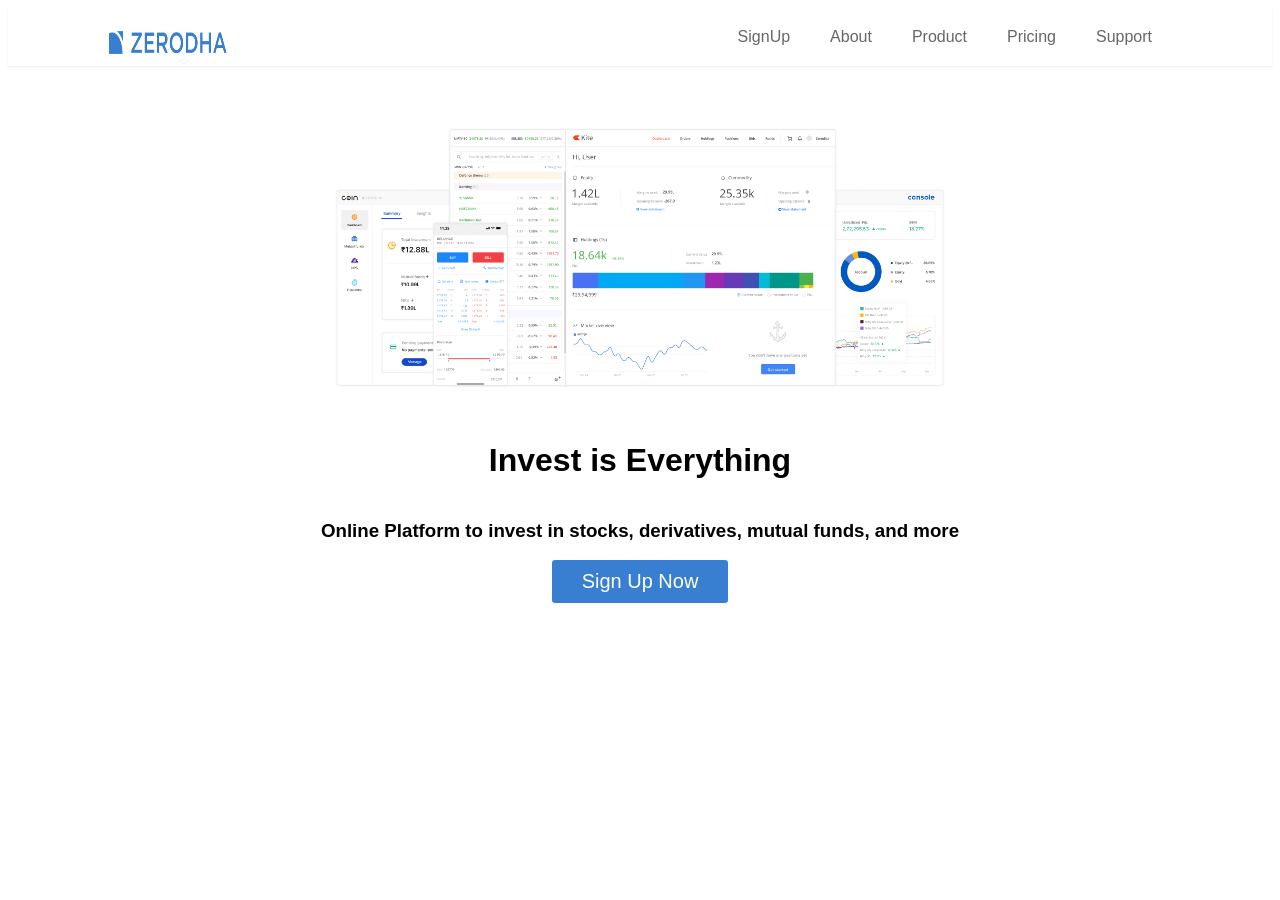
<file: Basic_Project/Zerodha Landing Page/index.html>
<!DOCTYPE html>
<html lang="en">
<head>
    <meta charset="UTF-8">
    <meta name="viewport" content="width=device-width, initial-scale=1.0">
    <title>Zerodha</title>
    <link rel="stylesheet" href="style.css">
</head>
<body>
    <div id="main">
        <img id="img" src="./zerodha_logo.png">
        <div id="child">
            <div id="signup"> 
                SignUp 
            </div>

            <div id="about"> 
                About 
            </div>

            <div id="product"> 
                Product 
            </div>

            <div id="pricing"> 
                Pricing 
            </div>

            <div id="support"> 
                Support 
            </div>

       </div>
    </div>   

    <br />
    <div id="image">
        <img width="50%" src="./zerodha_landing.png" alt="Landing Page Image">
    </div>

    <div id="down">
        <div id="first">
            <h1>Invest is Everything</h1>
        </div>
        <div >
            <h3>Online Platform to invest in stocks, derivatives, mutual funds, and more</h3>
        </div>

        <div id="button_new">
            <button>Sign Up Now</button>
        </div>
    </div>
</body>
</html>
</file>
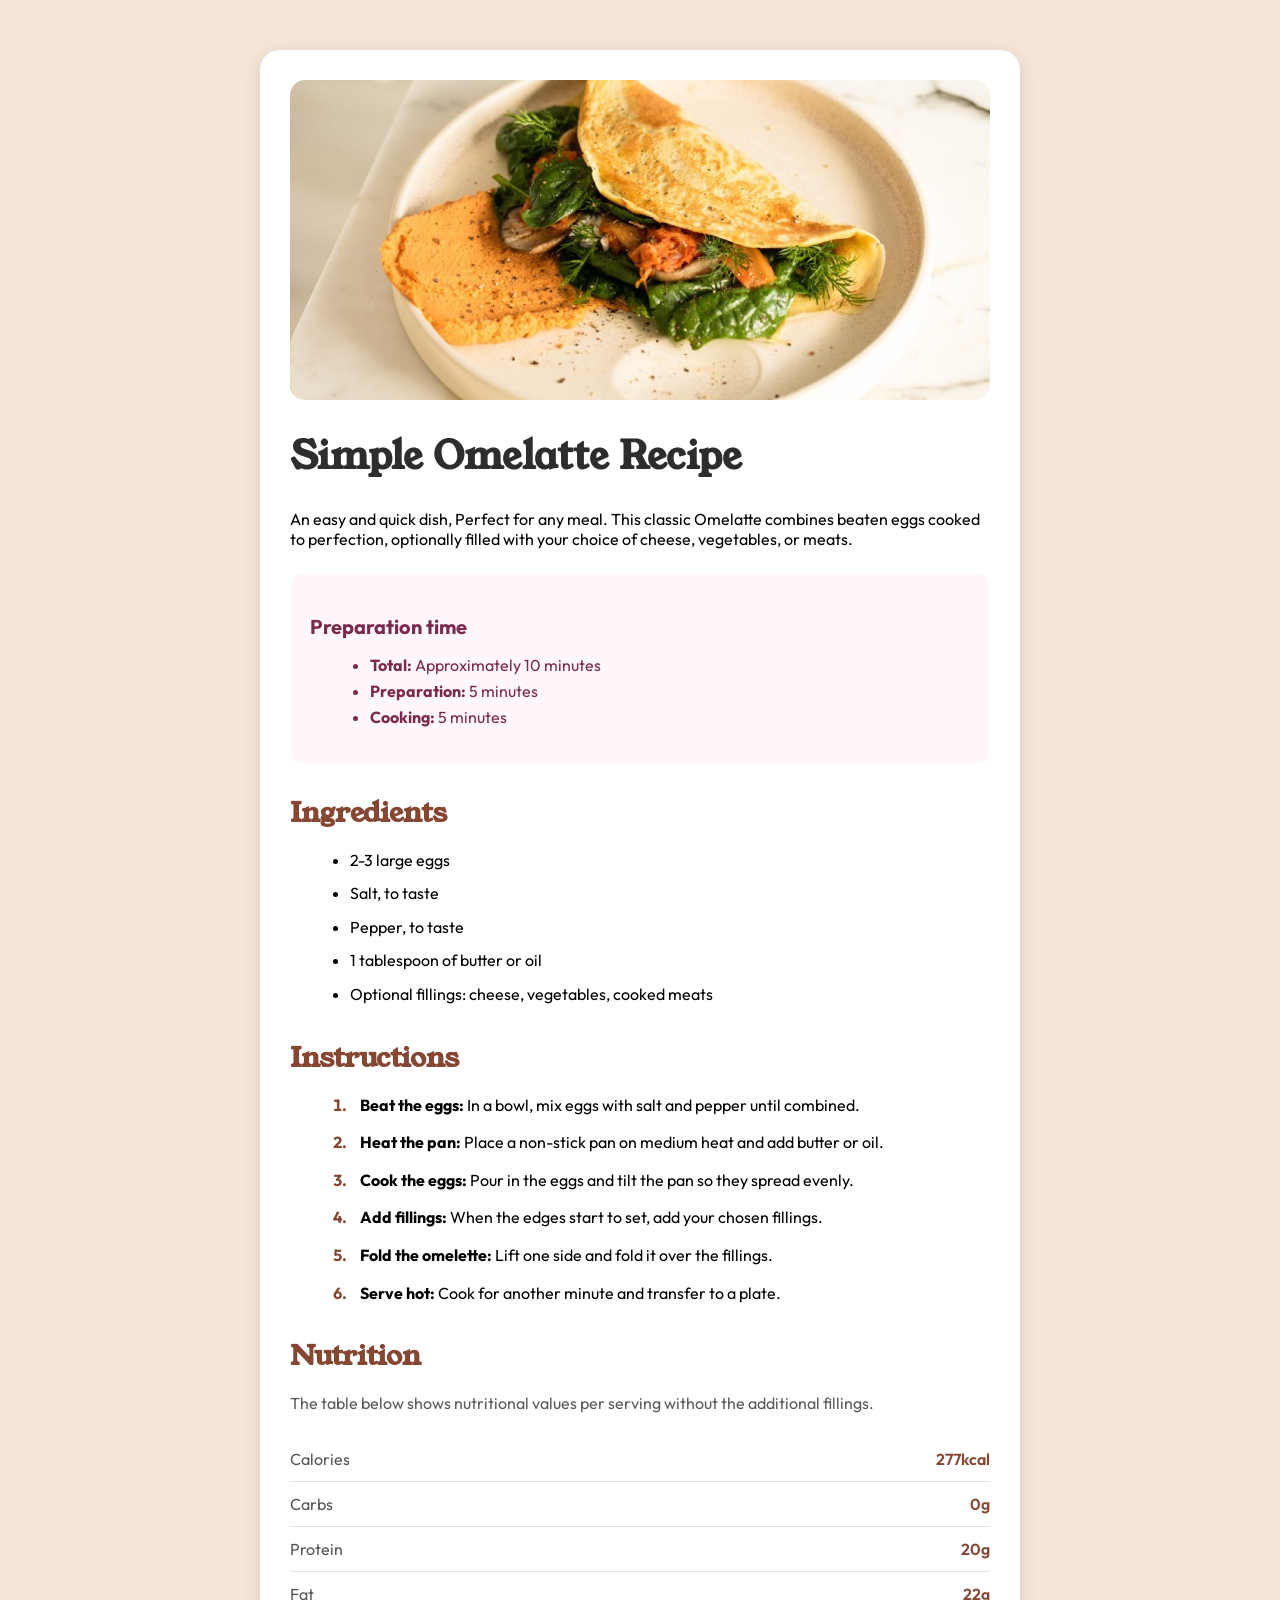
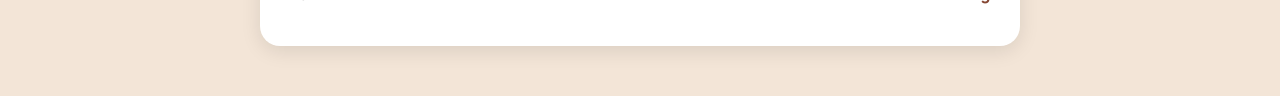
<file: Recipe Page/Omelatte Recipe/index.html>
<!DOCTYPE html>
<html lang="en">
<head>
    <meta charset="UTF-8">
    <meta name="viewport" content="width=device-width, initial-scale=1.0">
    <title>Omelatte Recipe</title>
    <link rel="stylesheet" href="style.css">
    <link rel="preconnect" href="https://fonts.googleapis.com">
    <link rel="preconnect" href="https://fonts.gstatic.com" crossorigin>
    <link href="https://fonts.googleapis.com/css2?family=Outfit:wght@100..900&family=Young+Serif&display=swap" rel="stylesheet">
</head>
<body>
    <div class="recipe-card">
        <img src="../Omelatte Recipe/Image/image-omelette.jpeg" class="recipe-image">
        <h1 id="first">Simple Omelatte Recipe</h1>
        <p>
            An easy and quick dish, Perfect for any meal. This classic Omelatte combines beaten eggs cooked to perfection, optionally filled with your choice of cheese, vegetables, or meats.
        </p>
        <div class="prep-box">
            <h3>Preparation time</h3>
            <ul>
                <li><strong>Total:</strong> Approximately 10 minutes</li>
                <li><strong>Preparation:</strong> 5 minutes</li>
                <li><strong>Cooking:</strong> 5 minutes</li>
            </ul>
        </div>

        <h2 class="section-heading">Ingredients</h2>
        <ul class="ingredients-list">
            <li>2-3 large eggs</li>
            <li>Salt, to taste</li>
            <li>Pepper, to taste</li>
            <li>1 tablespoon of butter or oil</li>
            <li>Optional fillings: cheese, vegetables, cooked meats</li>
        </ul>

        <h2 class="section-heading">Instructions</h2>
        <ol class="instructions-list">
            <li><strong>Beat the eggs:</strong> In a bowl, mix eggs with salt and pepper until combined.</li>
            <li><strong>Heat the pan:</strong> Place a non-stick pan on medium heat and add butter or oil.</li>
            <li><strong>Cook the eggs:</strong> Pour in the eggs and tilt the pan so they spread evenly.</li>
            <li><strong>Add fillings:</strong> When the edges start to set, add your chosen fillings.</li>
            <li><strong>Fold the omelette:</strong> Lift one side and fold it over the fillings.</li>
            <li><strong>Serve hot:</strong> Cook for another minute and transfer to a plate.</li>
        </ol>
        
        <h2 class="section-heading">Nutrition</h2>
        <p class="nutrition-desc">
        The table below shows nutritional values per serving without the additional fillings.
        </p>
        <div class="nutrition-table">
            <div class="nutri-row">
                <span class="label">Calories</span>
                <span class="value">277kcal</span>
            </div>
            <div class="nutri-row">
                <span class="label">Carbs</span>
                <span class="value">0g</span>
            </div>
            <div class="nutri-row">
                <span class="label">Protein</span>
                <span class="value">20g</span>
            </div>
            <div class="nutri-row">
                <span class="label">Fat</span>
                <span class="value">22g</span>
            </div>
        </div>
    </div>
    
</body>
</html>
</file>
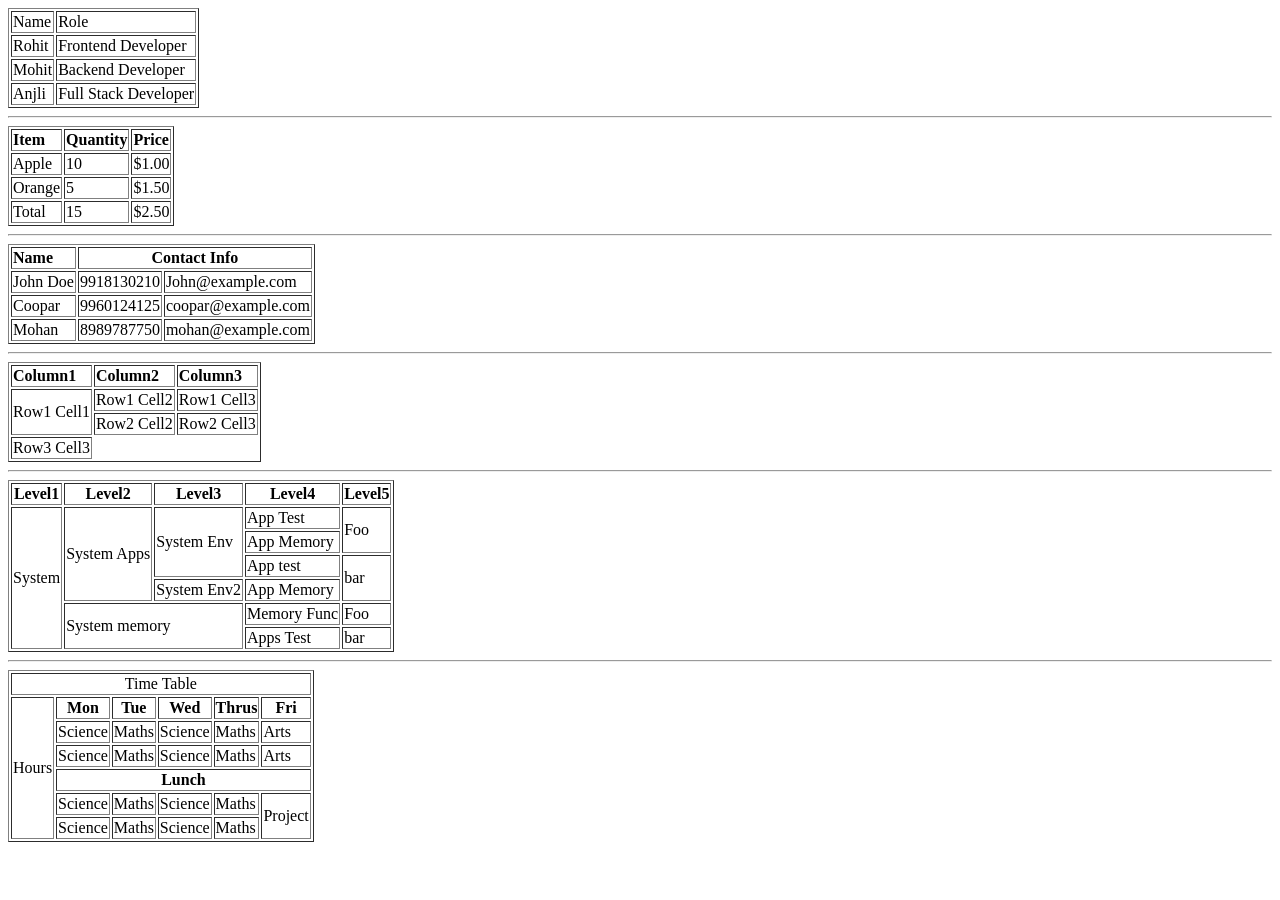
<file: Html_web_page/2nd/Fifth.html>
<!DOCTYPE html>
<html lang="en">
<head>
    <meta charset="UTF-8">
    <meta name="viewport" content="width=device-width, initial-scale=1.0">
    <title>HTML With Bigan</title>
</head>
<body>
    <table border="1">
        <tr>
            <td>Name</td>
            <td>Role</td>
        </tr>
        <tr>
            <td>Rohit</td>
            <td>Frontend Developer</td>
        </tr>
        <tr>
            <td>Mohit</td>
            <td>Backend Developer</td>
        </tr>
        <tr>
            <td>Anjli</td>
            <td>Full Stack Developer</td>
        </tr>
    </table>
<hr>

    <table border="1">
        <tr>
            <td><b>Item</b></td>
            <td><b>Quantity</b></td>
            <td><b>Price</b></td>
        </tr>
        <tr>
            <td>Apple</td>
            <td>10</td>
            <td>$1.00</td>
        </tr>
        <tr>
            <td>Orange</td>
            <td>5</td>
            <td>$1.50</td>
        </tr>
        <tr>
            <td>Total</td>
            <td>15</td>
            <td>$2.50</td>
        </tr>
    </table>
<hr>

    <table border="1">
        <tr>
            <td><b>Name</b></td>
            <td colspan="2" align="center"><b>Contact Info</b></td>
        </tr>
        <tr>
            <td>John Doe</td>
            <td>9918130210</td>
            <td>John@example.com</td>
        </tr>
        <tr>
            <td>Coopar</td>
            <td>9960124125</td>
            <td>coopar@example.com</td>
        </tr>
        <tr>
            <td>Mohan</td>
            <td>8989787750</td>
            <td>mohan@example.com</td>
        </tr>
    </table>

<hr>
    <table border="1">
        <tr>
            <td><b>Column1</b></td>
            <td><b>Column2</b></td>
            <td><b>Column3</b></td>
        </tr>
        <tr>
            <td rowspan="2">Row1 Cell1</td>
            <td>Row1 Cell2</td>
            <td>Row1 Cell3</td>
        </tr>
        <tr>
            <td>Row2 Cell2</td>
            <td>Row2 Cell3</td>
        </tr>
        <tr>
            <td rowspan="3">Row3 Cell3</td>
        </tr>
    </table>
<hr>
    <table border="1">
        <tr>
            <td align="center"><b>Level1</b></td>
            <td align="center"><b>Level2</b></td>
            <td align="center"><b>Level3</b></td>
            <td align="center"><b>Level4</b></td>
            <td align="center"><b>Level5</b></td>
        </tr>
        <tr>
            <td rowspan="6">System</td>
            <td rowspan="4">System Apps</td>
            <td rowspan="3">System Env</td>
            <td>App Test</td>
            <td rowspan="2">Foo</td>
        </tr>
        <tr>
            <td>App Memory</td>
        </tr>
        <tr>
            <td>App test</td>
            <td rowspan="2">bar</td>
        </tr>
        <tr>
            <td>System Env2</td>
            <td>App Memory</td>
        </tr>
        <tr>
            <td colspan="2" rowspan="2">System memory</td>
            <td>Memory Func</td>
            <td>Foo</td>
        </tr>
        <tr>
            <td>Apps Test</td>
            <td>bar</td>
        </tr>

    </table>
    <hr>



<table border="1">
    <tr>
        <td colspan="6" align="center">Time Table</td>
    </tr>
    <tr>
        <td rowspan="6">Hours</td>
        <td align="center"><b>Mon</b></td>
        <td align="center"><b>Tue</b></td>
        <td align="center"><b>Wed</b></td>
        <td align="center"><b>Thrus</b></td>
        <td align="center"><b>Fri</b></td>
    </tr>
    <tr>
        <td>Science</td>
        <td>Maths</td>
        <td>Science</td>
        <td>Maths</td>
        <td>Arts</td>
    </tr>
    <tr>
        <td>Science</td>
        <td>Maths</td>
        <td>Science</td>
        <td>Maths</td>
        <td>Arts</td>
    </tr>
    <tr>
        <td colspan="5" align="center"><b>Lunch</b></td>
    </tr>
    <tr>
        <td>Science</td>
        <td>Maths</td>
        <td>Science</td>
        <td>Maths</td>
        <td rowspan="2">Project</td>
    </tr>
    <tr>
        <td>Science</td>
        <td>Maths</td>
        <td>Science</td>
        <td>Maths</td>
    </tr>

</table>



</body>
</html>
</file>
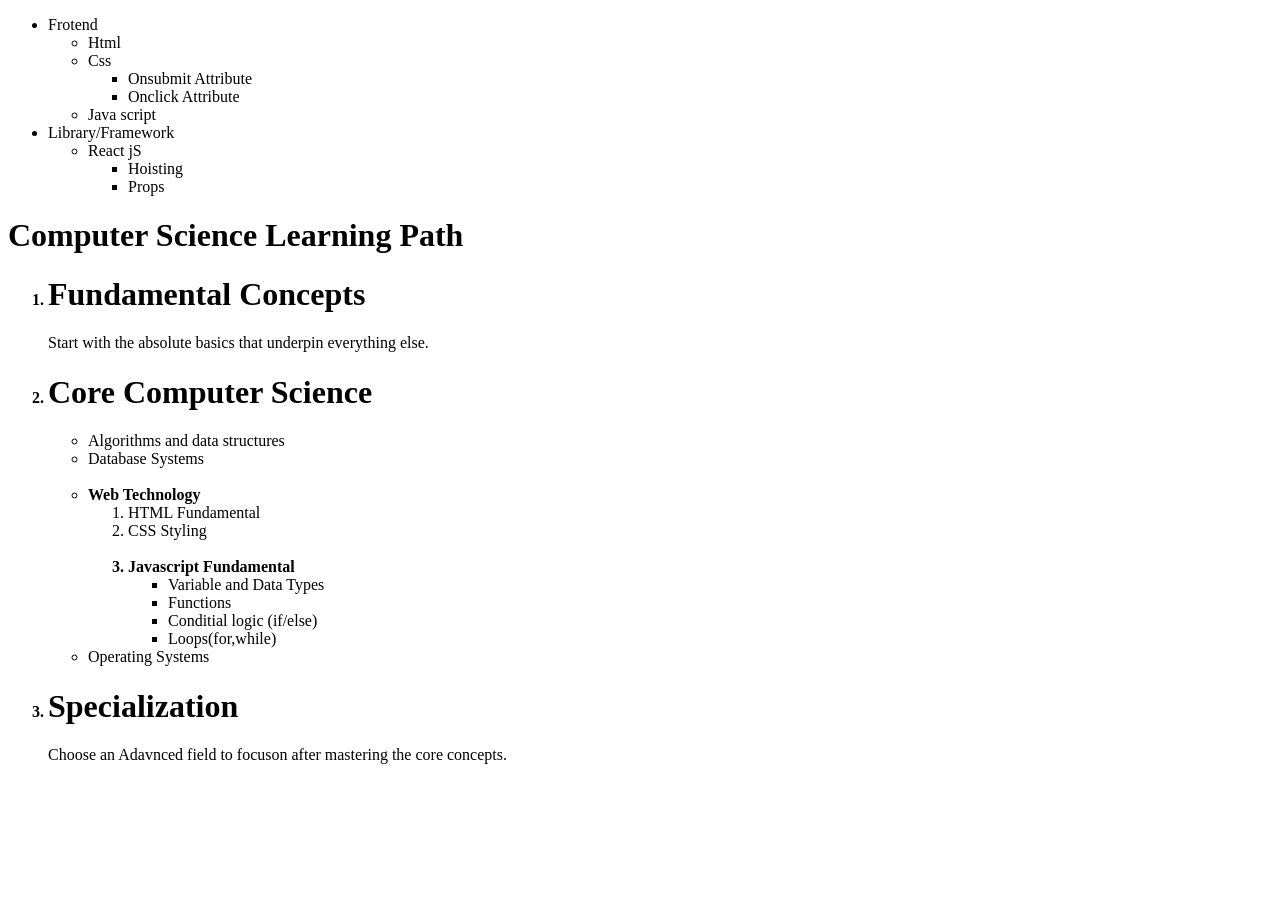
<file: Html_web_page/2nd/Fourth.html>
<!DOCTYPE html>
<html lang="en">
<head>
    <meta charset="UTF-8">
    <meta name="viewport" content="width=device-width, initial-scale=1.0">
    <title>HTML WITH BIGAN</title>
</head>
<body>

    <ul>
        <li>Frotend</li>
            <ul>
                <li>Html</li>
                <li>Css</li>
                    <ul>
                        <li>Onsubmit Attribute</li>
                        <li>Onclick Attribute</li>
                    </ul>
                <li>Java script</li>
            </ul>
        <li>Library/Framework</li>
            <ul>
                <li>React jS</li>
                    <ul>
                        <li>Hoisting</li>
                        <li>Props</li>
                    </ul>
            </ul>
    </ul>



    <h1>Computer Science Learning Path</h1>
    <ol>
        <b><li><h1>Fundamental Concepts</h1></li></b>
            <p>Start with the absolute basics that underpin everything else.</p>
        <b><li><h1>Core Computer Science</h1></li></b>
            <ul>
                <li>Algorithms and data structures</li>
                <li>Database Systems</li>
                <br>
                <li><b>Web Technology</b></li>
                    <ol>
                        <li>HTML Fundamental</li>
                        <li>CSS Styling</li>
                        <br>
                        <b><li>Javascript Fundamental</li></b>
                            <ul>
                                <li>Variable and Data Types</li>
                                <li>Functions</li>
                                <li>Conditial logic (if/else)</li>
                                <li>Loops(for,while)</li>
                            </ul>
                    </ol>
                <li>Operating Systems</li>
            </ul>
        <b><li><h1>Specialization</h1></li></b>
        <p>Choose an Adavnced field to focuson after mastering the core concepts.</p>
    </ol>
</body>
</html>
</file>
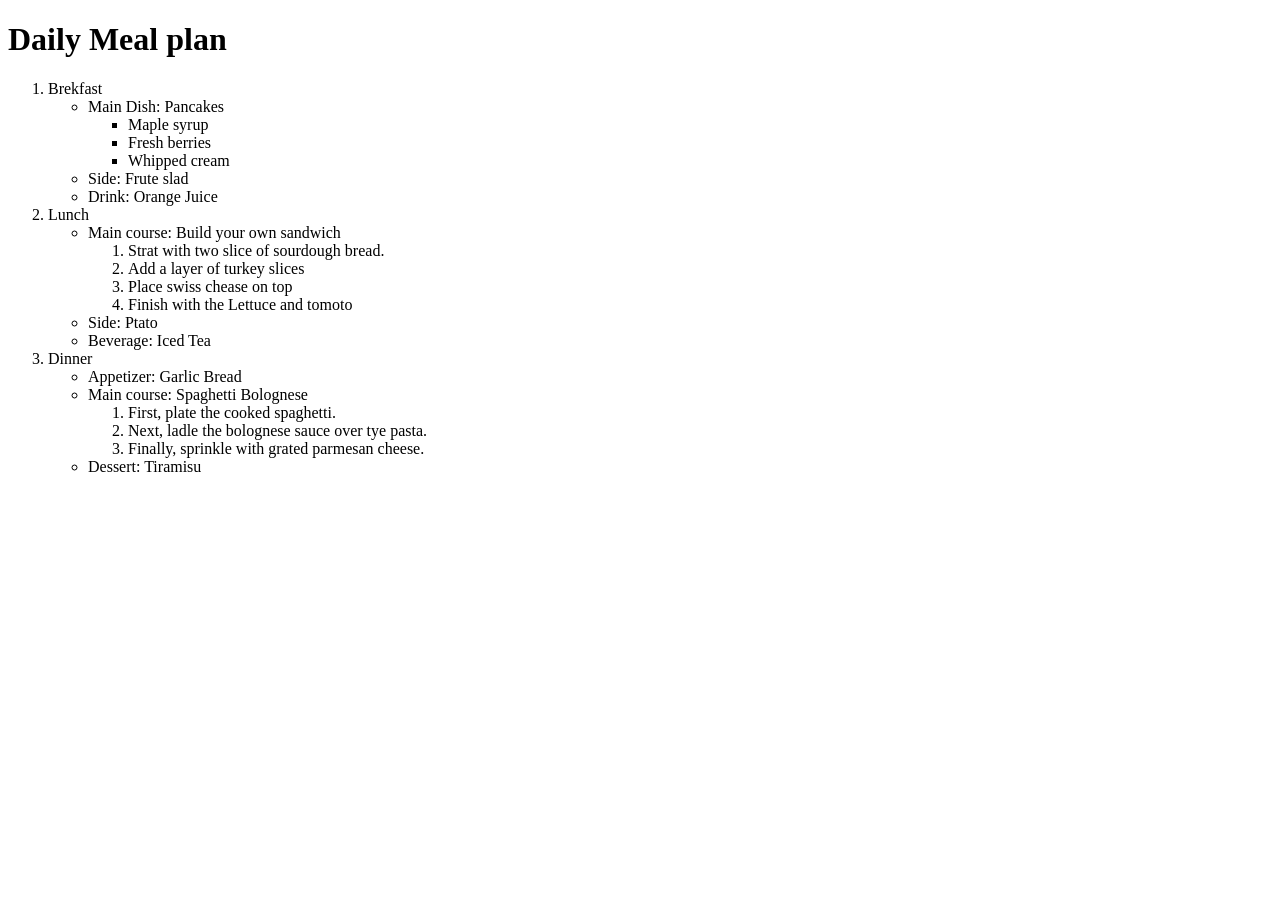
<file: Html_web_page/2nd/thrird.html>
<!DOCTYPE html>
<html lang="en">
<head>
    <meta charset="UTF-8">
    <meta name="viewport" content="width=device-width, initial-scale=1.0">
    <title>HTML BY BIGAN</title>
</head>
<body>
    <h1>Daily Meal plan</h1>
    <ol>
        <li>Brekfast</li>
            <ul>   
                <li>Main Dish: Pancakes</li>
                <ul>
                    <li>Maple syrup</li>
                    <li>Fresh berries</li>
                    <li>Whipped cream</li>
                </ul>
                <li>Side: Frute slad</li>
                <li>Drink: Orange Juice</li>
            </ul>
        <li>Lunch</li>
            <ul>
                <li>Main course: Build your own sandwich</li>
                    <ol>
                        <li>Strat with two slice of sourdough bread.</li>
                        <li>Add a layer of turkey slices</li>
                        <li>Place swiss  chease on top</li>
                        <li>Finish with the Lettuce and tomoto</li>
                    </ol>
                <li>Side: Ptato</li>
                <li>Beverage: Iced Tea</li>
            </ul>
        <li>Dinner</li>
            <ul>
                <li>Appetizer: Garlic Bread</li>
                <li>Main course: Spaghetti Bolognese</li>
                    <ol>
                        <li>First, plate the cooked spaghetti.</li>
                        <li>Next, ladle the bolognese sauce over tye pasta.</li>
                        <li>Finally, sprinkle with grated parmesan cheese.</li>
                    </ol>
                <li>Dessert: Tiramisu</li>
            </ul>
    </ol>
</body>
</html>
</file>
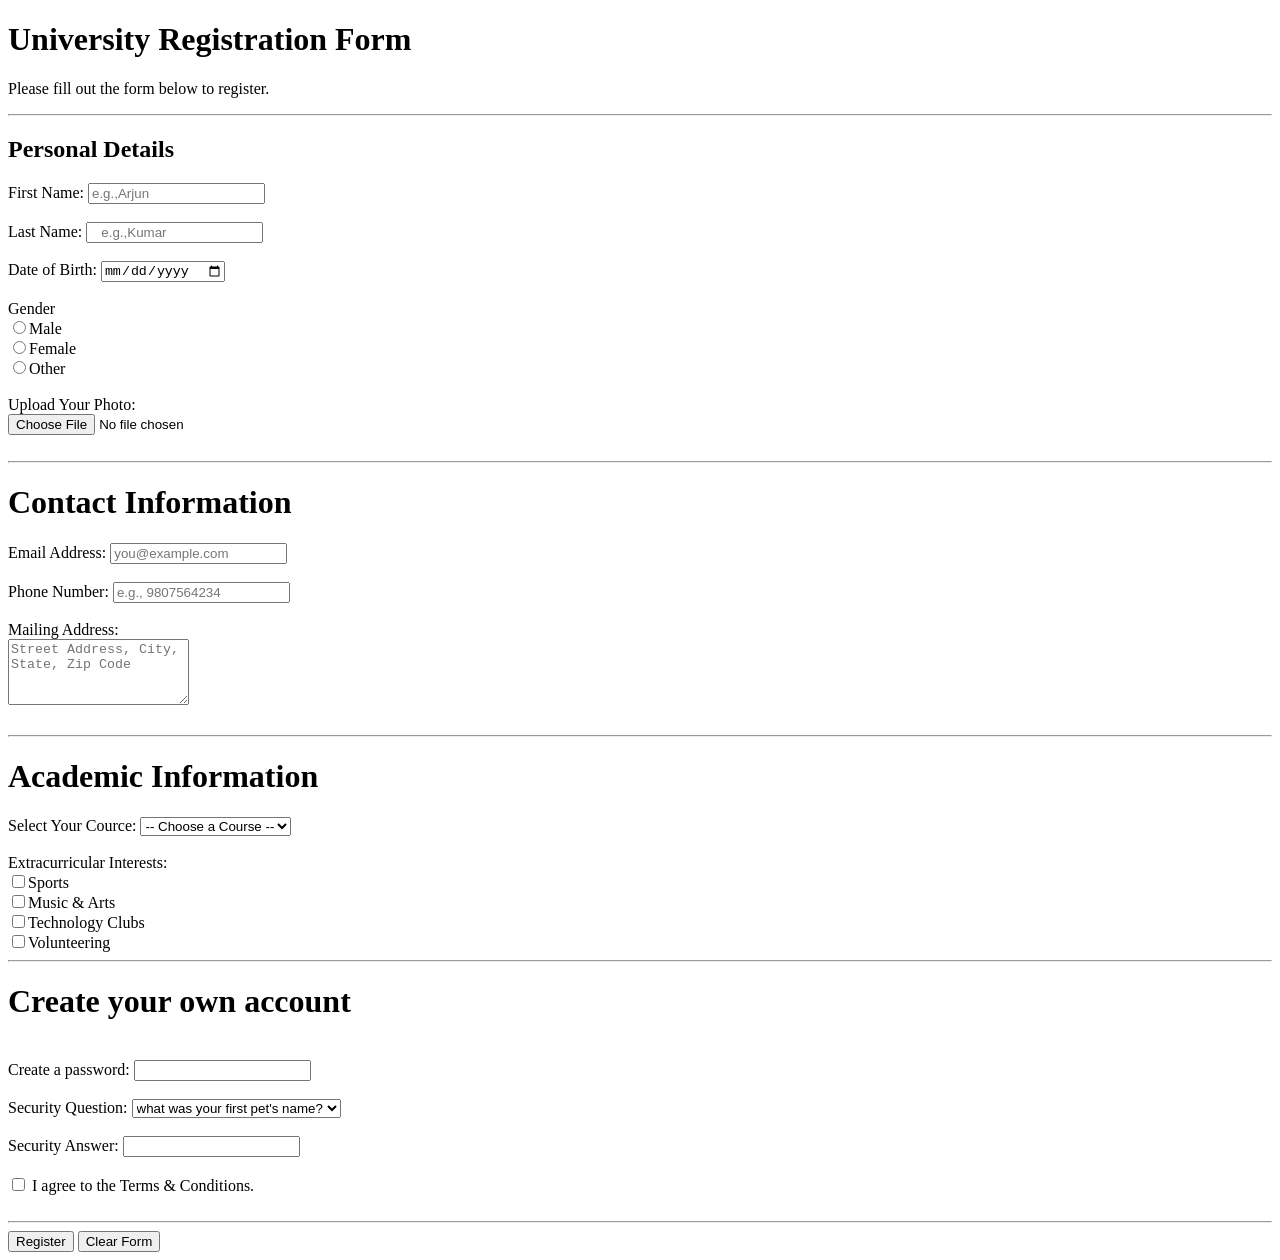
<file: Html_web_page/3rd/First.html>
<!DOCTYPE html>
<html lang="en">
<head>
    <meta charset="UTF-8">
    <meta name="viewport" content="width=device-width, initial-scale=1.0">
    <title>Html with Bigan</title>
</head>
<body>
    <h1>University Registration Form</h1>
    <p>Please fill out the form below to register.</p>
    <hr>
    <h2>Personal Details</h2>
    <form action="submit.html" method="post">
        <label>First Name:</label>
        <input type="text" name="first_name" placeholder="e.g.,Arjun" required>
        <br><br>

        <label>Last Name:</label>
        <input type="text" name="last_name" placeholder="   e.g.,Kumar" required>
        <br><br>
        <label>Date of Birth:</label>
        <input type="date" name"dob" placeholder="dd//mm//yyyy" required>
        <br><br>
        <label>Gender</label>
        <br>
        <input type="radio" name="gender" value="male">Male
        <br>
        <input type="radio" name="gender" value="female">Female
        <br>
        <input type="radio" name="gender" value="other">Other
        <br><br>
        <label>Upload Your Photo:</label>
        <br>
        <input type="file" name="photo" accept="image/*" required>
        <br><br>
        <hr>


        <h1>Contact Information</h1>
        <label>Email Address:</label>
        <input type="text" name="email" placeholder="you@example.com">
        <br><br>
        <label>Phone Number:</label>
        <input type="number" name="number" placeholder="e.g., 9807564234">
        <br><br>
        <label>Mailing Address:</label>
        <br>
        <textarea name="address" rows="4" cols="20" placeholder="Street Address, City, State, Zip Code" required></textarea>
        <br><br>
        
        <hr>
        <h1>Academic Information</h1>
        <label>Select Your Cource:</label>
        <select name="course" required>
            <option value="">-- Choose a Course --</option>
        </select>
        <br><br>
        <label>Extracurricular Interests:</label>
        <br>
        <input type="checkbox">Sports
        <br>
        <input type="checkbox">Music & Arts
        <br>
        <input type="checkbox">Technology Clubs
        <br>
        <input type="checkbox">Volunteering
        <hr>

        <h1>Create your own account</h1>
        <br>
        <label>Create a password:</label>
        <input type="password" name="password" required>
        <br><br>
        <label>Security Question:</label>
        <select name="Security" required>
            <option value="">what was your first pet's name?</option>
        </select>
        <br><br>
        <label>Security Answer:</label>
        <input type="text"><br><br>

        <input type="checkbox" name="terms" required>
        <label>I agree to the Terms & Conditions.</label>
        <br><br>
        <hr>
        
        <input type="submit" value="Register">
        <input type="reset" value="Clear Form">
    </form>

</body>
</html>
</file>
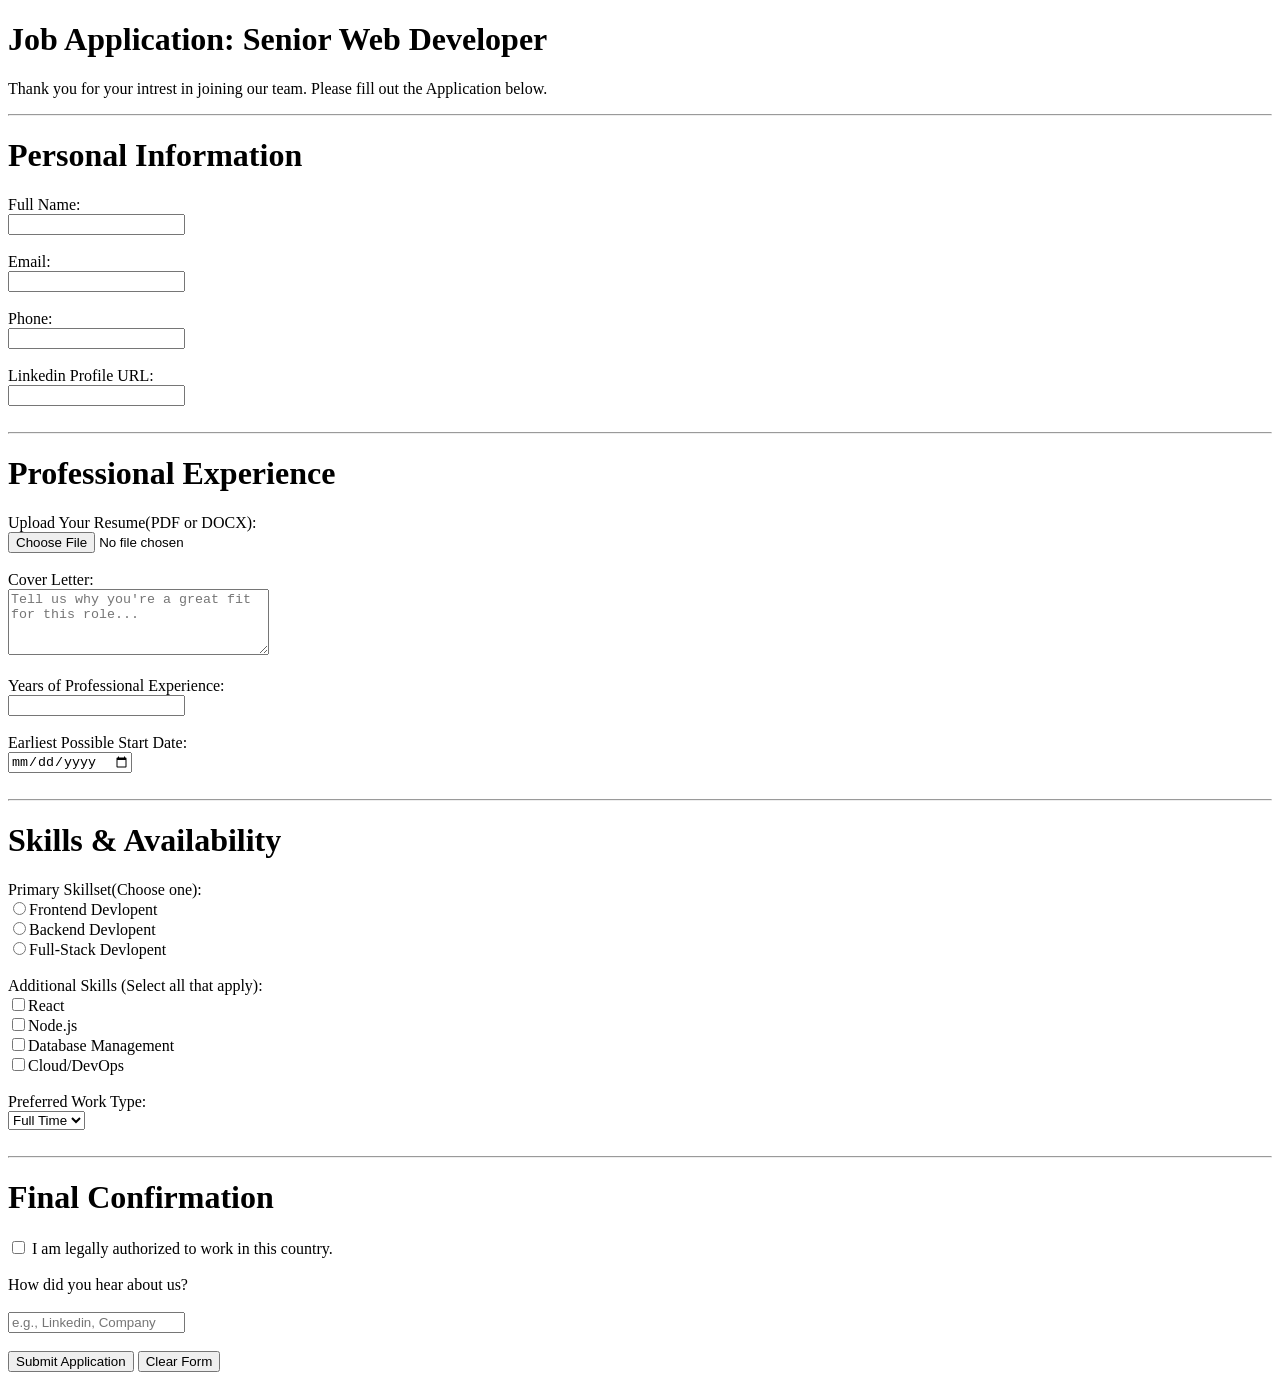
<file: Html_web_page/3rd/Second.html>
<!DOCTYPE html>
<html lang="en">
<head>
    <meta charset="UTF-8">
    <meta name="viewport" content="width=device-width, initial-scale=1.0">
    <title>Job Application</title>
</head>
<body>
    <h1>Job Application: Senior Web Developer</h1>
    <p>Thank you for your intrest in joining our team. Please fill out the Application below.</p>
    <hr>
    <h1>Personal Information</h1>
    <label>Full Name:</label>
    <br>
    <input type="text" name="name">
    <br><br>
    <label>Email:</label>
    <br>
    <input type="text" name="name">
    <br><br>
    <label>Phone:</label>
    <br>
    <input type="text" name="name">
    <br><br>
    <label>Linkedin Profile URL:</label>
    <br>
    <input type="text" name="name">
    <br><br>
    <hr>
    <h1>Professional Experience</h1>
    <label>Upload Your Resume(PDF or DOCX):</label>
    <br>
    <input type="file" placeholder="No file chosen">
    <br><br>
    <label>Cover Letter:</label>
    <br>
    <textarea name="letter" rows="4" cols="30" placeholder="Tell us why you're a great fit for this role..." required></textarea>
    <br><br>
    <label>Years of Professional Experience:</label>
    <br>
    <input type="number">
    <br><br>
    <label>Earliest Possible Start Date:</label>
    <br>
    <input type="date" placeholder="dd/mm/yyyy">
    <br><br>
    <hr>
    <h1>Skills & Availability</h1>
    <label>Primary Skillset(Choose one):</label>
    <br>
    <input type="radio">Frontend Devlopent <br>
    <input type="radio">Backend Devlopent <br>
    <input type="radio">Full-Stack Devlopent <br>
    <br>
    <label>Additional Skills (Select all that apply):</label>
    <br>
    <input type="checkbox">React <br>
    <input type="checkbox">Node.js <br>
    <input type="checkbox">Database Management <br>
    <input type="checkbox">Cloud/DevOps <br>
    <br>
    <label>Preferred Work Type:</label>
    <br>
    <select>
        <option>Full Time</option>
    </select>
    <br><br>
    <hr>
    <h1>Final Confirmation</h1>
    <input type="checkbox">
    <label>I am legally authorized to work in this country.</label>
    <br><br>
    <label>How did you hear about us?</label>
    <br>
    <br>
    <input type="text" placeholder="e.g., Linkedin, Company">
    <br><br>
    
    <input type="submit" value="Submit Application">
    <input type="reset" value="Clear Form">
</body>
</html>
</file>
<file: Basic_Project/Zerodha Landing Page/style.css>
#main {
    display: flex;
    justify-content: space-between;
    align-items: center; 
    padding: 0 100px;
    box-shadow: 0px 1px 2px #eee;
}

#child {
    display: flex;
}

#img {
    width: 120px;
    height: 25px; 
    padding-top: 10px;
}

#signup, #about, #product, #pricing, #support {
    padding: 20px;
    color: #666;
    font-family: sans-serif;
    cursor: pointer;
}

#image {
    display: flex; 
    justify-content: center;
    padding-top: 30px;
}

#down {
    display: flex; 
    flex-direction: column; 
    align-items: center;    
    padding-top: 20px;
    text-align: center;
    font-family: sans-serif;
}

#button_new button {
    background-color: #387ed1; 
    color: white;              
    padding: 10px 30px;        
    border-radius: 3px;        
    font-size: 20px;           
    border: none;
    cursor: pointer;
}
</file>
<file: Recipe Page/Omelatte Recipe/style.css>
body {
  background: #F3E5D7;
  font-family: 'Outfit', sans-serif;
}
.recipe-card {
  max-width: 700px;          
  background: white;         
  margin: 50px auto;         
  padding: 30px;             
  border-radius: 20px;       
  box-shadow: 0 5px 20px rgba(0,0,0,0.1); 
}
.recipe-image {
  width: 100%;
  border-radius: 15px;
}
#first {
  text-align: left;
  margin-top: 25px;
  font-family: 'Young Serif', serif;
  font-size: 38px;
  color: #2d2d2d;
}

.prep-box {
  background: #FFF7FB;      
  padding: 20px;            
  border-radius: 12px;      
  margin: 25px 0;           
}

.prep-box h3 {
  color: #7B284F;          
  margin-bottom: 10px;      
  font-size: 20px;
}

.prep-box ul {
  color: #7B284F;
  margin-left: 20px;        
}

.prep-box li {
  margin: 6px 0;            
}

.section-heading {
  font-family: 'Young Serif', serif;   
  color: #854632;                      
  font-size: 28px;                     
  margin-top: 30px;                    
  margin-bottom: 15px;                 
}

.ingredients-list {
  margin-left: 20px;                   
  line-height: 1.6;                     
}

.ingredients-list li {
  margin-bottom: 8px;                  
}

.instructions-list {
  margin-left: 20px;        
  line-height: 1.6;         
}

.instructions-list li {
  margin-bottom: 12px;      
  padding-left: 10px;       
}

.instructions-list li::marker {
  color: #854632;           
  font-weight: bold;        
}
.nutrition-desc {
  color: #5a5a5a;
  margin-bottom: 20px;
  line-height: 1.6;
}

.nutrition-table {
  width: 100%;
}

.nutri-row {
  display: flex;
  justify-content: space-between; 
  padding: 12px 0;
  border-bottom: 1px solid #E4E4E4; 
}

.nutri-row:last-child {
  border-bottom: none; 
}

.label {
  color: #555; 
}

.value {
  font-weight: 600;  
  color: #854632;    
}
</file>
